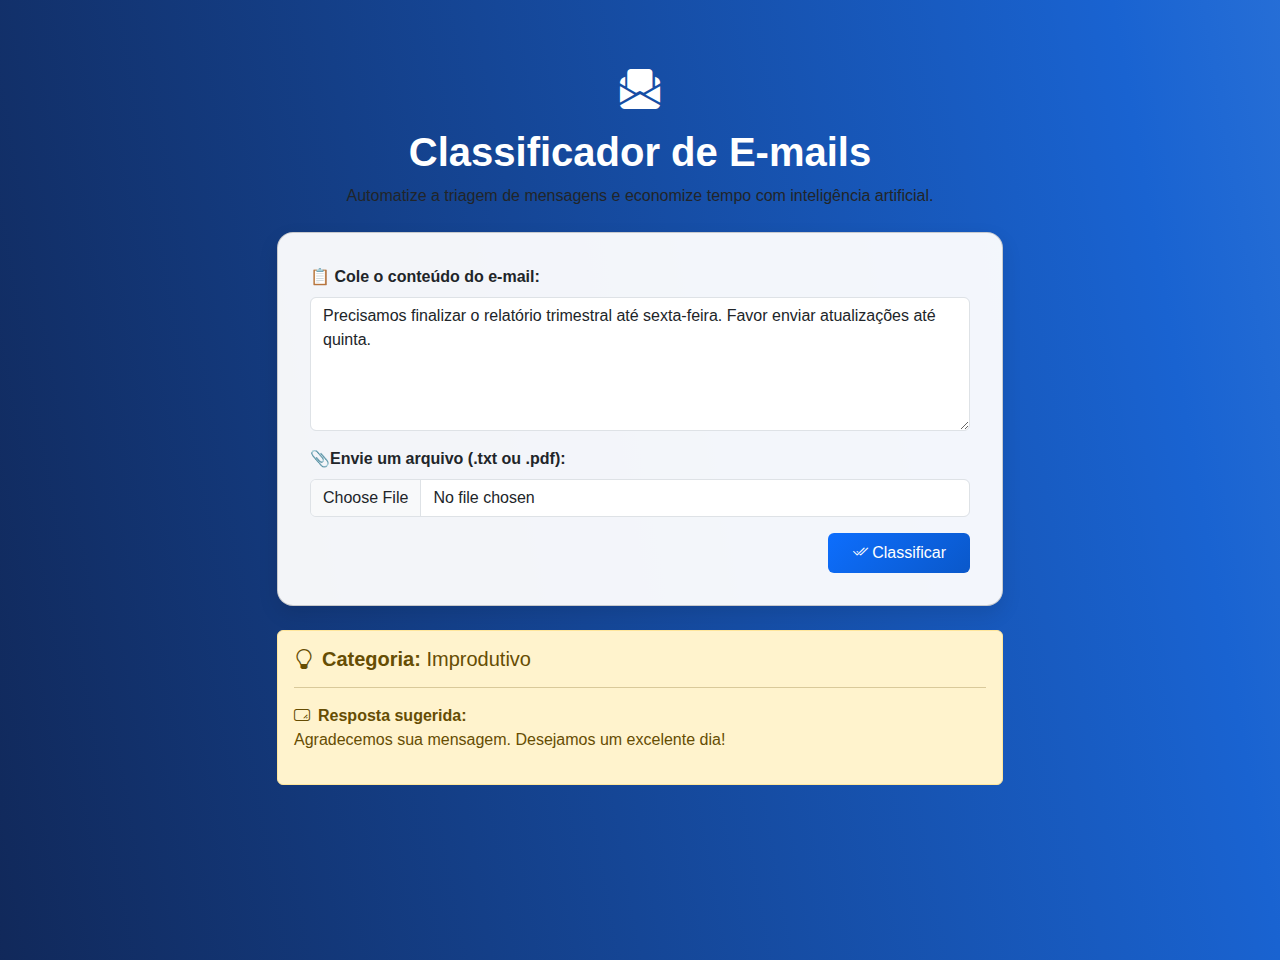
<file: index.html>
<!DOCTYPE html>
<html lang="pt-br">
<head>
  <meta charset="UTF-8">
  <meta name="viewport" content="width=device-width, initial-scale=1.0">
  <title>Classificador de E-mails (AutoU)</title>
  <link href="https://cdn.jsdelivr.net/npm/bootstrap@5.3.3/dist/css/bootstrap.min.css" rel="stylesheet">
  <link href="https://cdn.jsdelivr.net/npm/bootstrap-icons@1.10.5/font/bootstrap-icons.css" rel="stylesheet">
  <style>
    body {
      background: linear-gradient(260deg, rgba(121,187,255,0.90), rgba(0,82,204,0.90), rgba(3,21,65,0.95));
      background-size: 200% 200%;
      animation: gradientFlow 10s ease-in-out infinite;
      min-height: 100vh;
      font-family: "Segoe UI", sans-serif;
    }
    @keyframes gradientFlow {
      0% {background-position: 0% 50%;}
      50% {background-position: 100% 60%;}
      100% {background-position: 0% 50%;}
    }
    .container {
      max-width: 750px;
      margin-top: 60px;
    }
    .card {
      border-radius: 16px;
      box-shadow: 0 8px 20px rgba(0,0,0,0.1);
      padding: 2rem;
      background-color: rgba(255, 255, 255, 0.95);
    }
    .btn-gradient {
      background: linear-gradient(135deg, #0d6efd, #0a58ca);
      color: white;
      border: none;
    }
    .btn-gradient:hover {
      background: linear-gradient(135deg, #0a58ca, #084298);
    }
    .fade-in {
      animation: fadeIn 1s ease-in-out;
    }
    @keyframes fadeIn {
      from {opacity: 0;}
      to {opacity: 1;}
    }
    .brand-icon {
      font-size: 2.5rem;
      color: #0d6efd;
    }
  </style>
</head>
<body>
  <div class="container fade-in">
    <div class="text-center mb-4">
      <i class="bi bi-envelope-paper-fill text-white brand-icon"></i>
      <h1 class="fw-bold text-white mt-2">Classificador de E-mails</h1>
      <p class="text-grey">Automatize a triagem de mensagens e economize tempo com inteligência artificial.</p>
    </div>

    <div class="card">
      <form method="POST" enctype="multipart/form-data">
        <div class="mb-3">
          <label for="email_text" class="form-label fw-semibold">📋 Cole o conteúdo do e-mail:</label>
          <textarea name="email_text" id="email_text" class="form-control" rows="5" placeholder="Digite ou cole aqui o conteúdo do e-mail...">Precisamos finalizar o relatório trimestral até sexta-feira. Favor enviar atualizações até quinta.</textarea>
        </div>

        <div class="mb-3">
          <label for="email_file" class="form-label fw-semibold">📎Envie um arquivo (.txt ou .pdf):</label>
          <input type="file" name="email_file" class="form-control">
        </div>

        <div class="text-end">
          <button type="submit" class="btn btn-gradient px-4 py-2"><i class="bi bi-check2-all"></i> Classificar</button>
        </div>
      </form>
    </div>

    
      <div class="alert mt-4 alert-warning">
        <h5><i class="bi bi-lightbulb me-2"></i><strong>Categoria:</strong> Improdutivo</h5>
        <hr>
        <p><i class="bi bi-textarea-resize me-2"></i><strong>Resposta sugerida:</strong><br>Agradecemos sua mensagem. Desejamos um excelente dia!</p>
      </div>
    
  </div>
</body>
</html>
</file>
